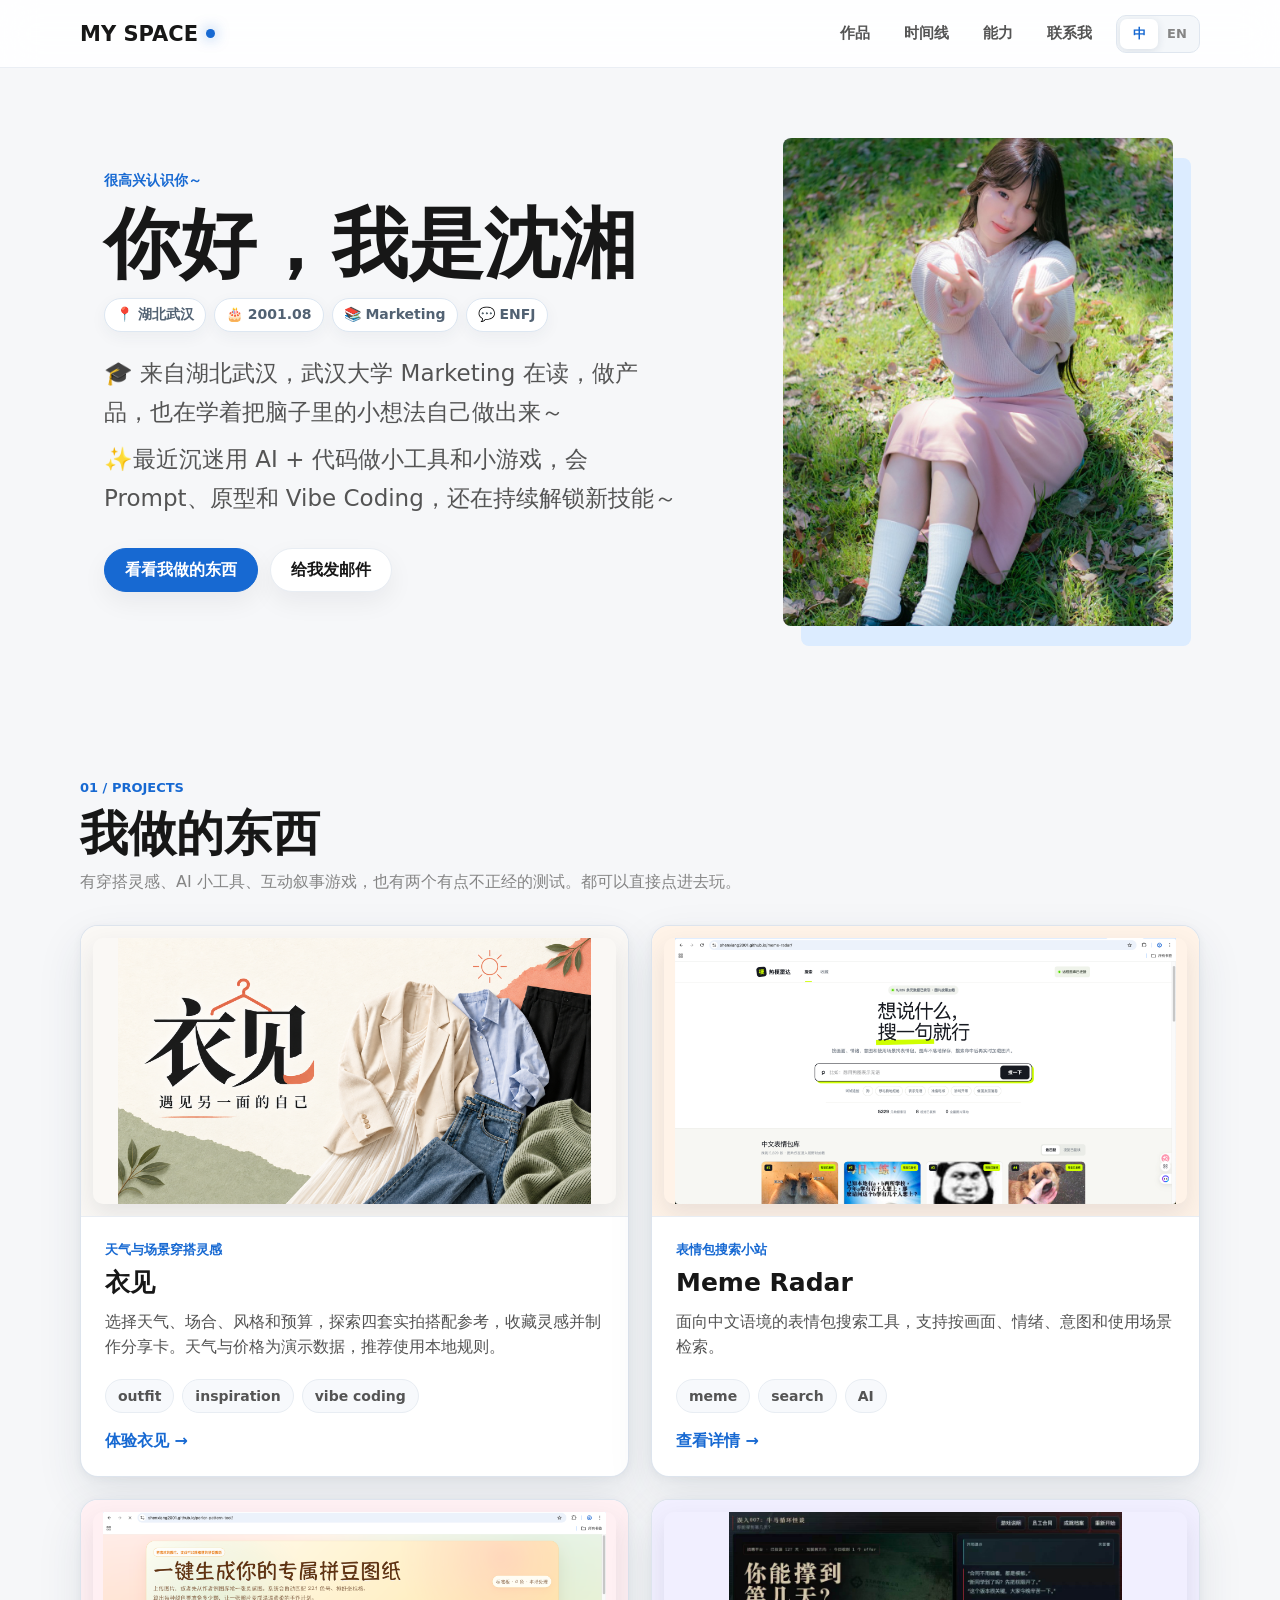
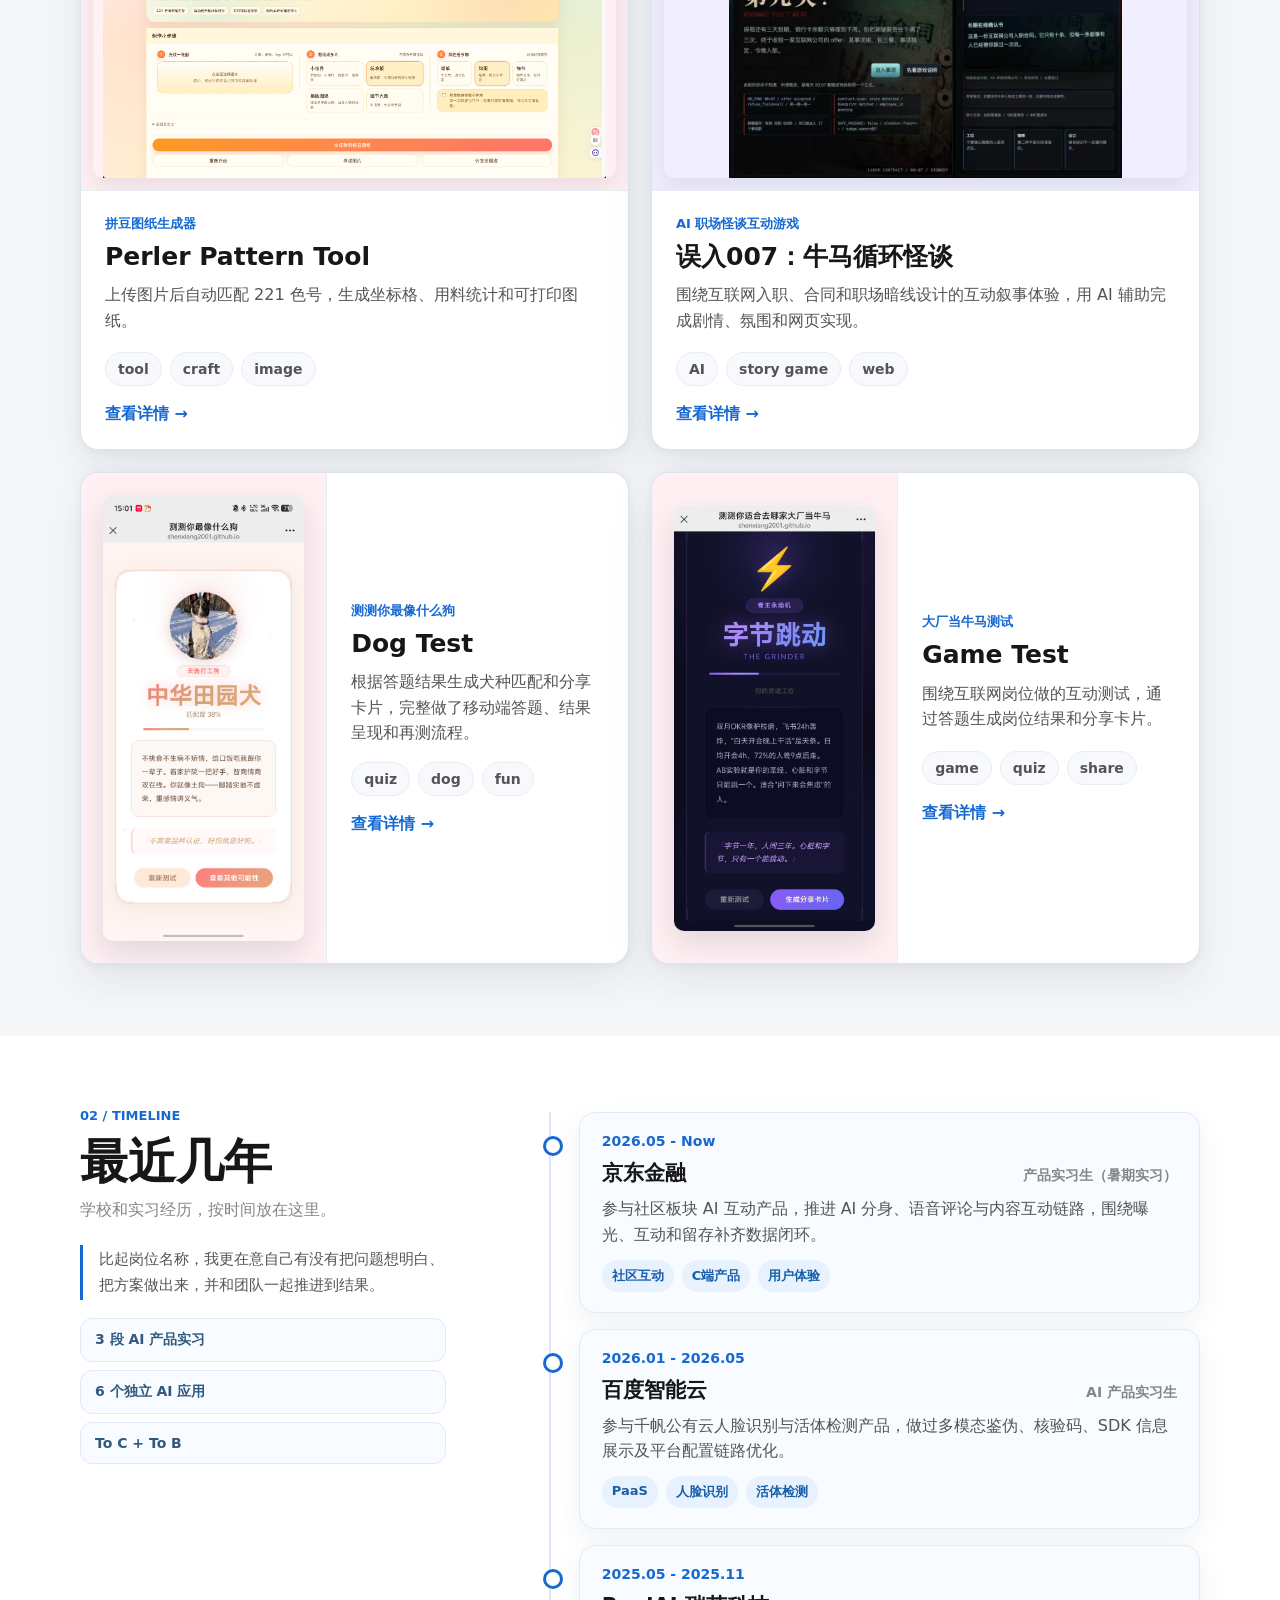
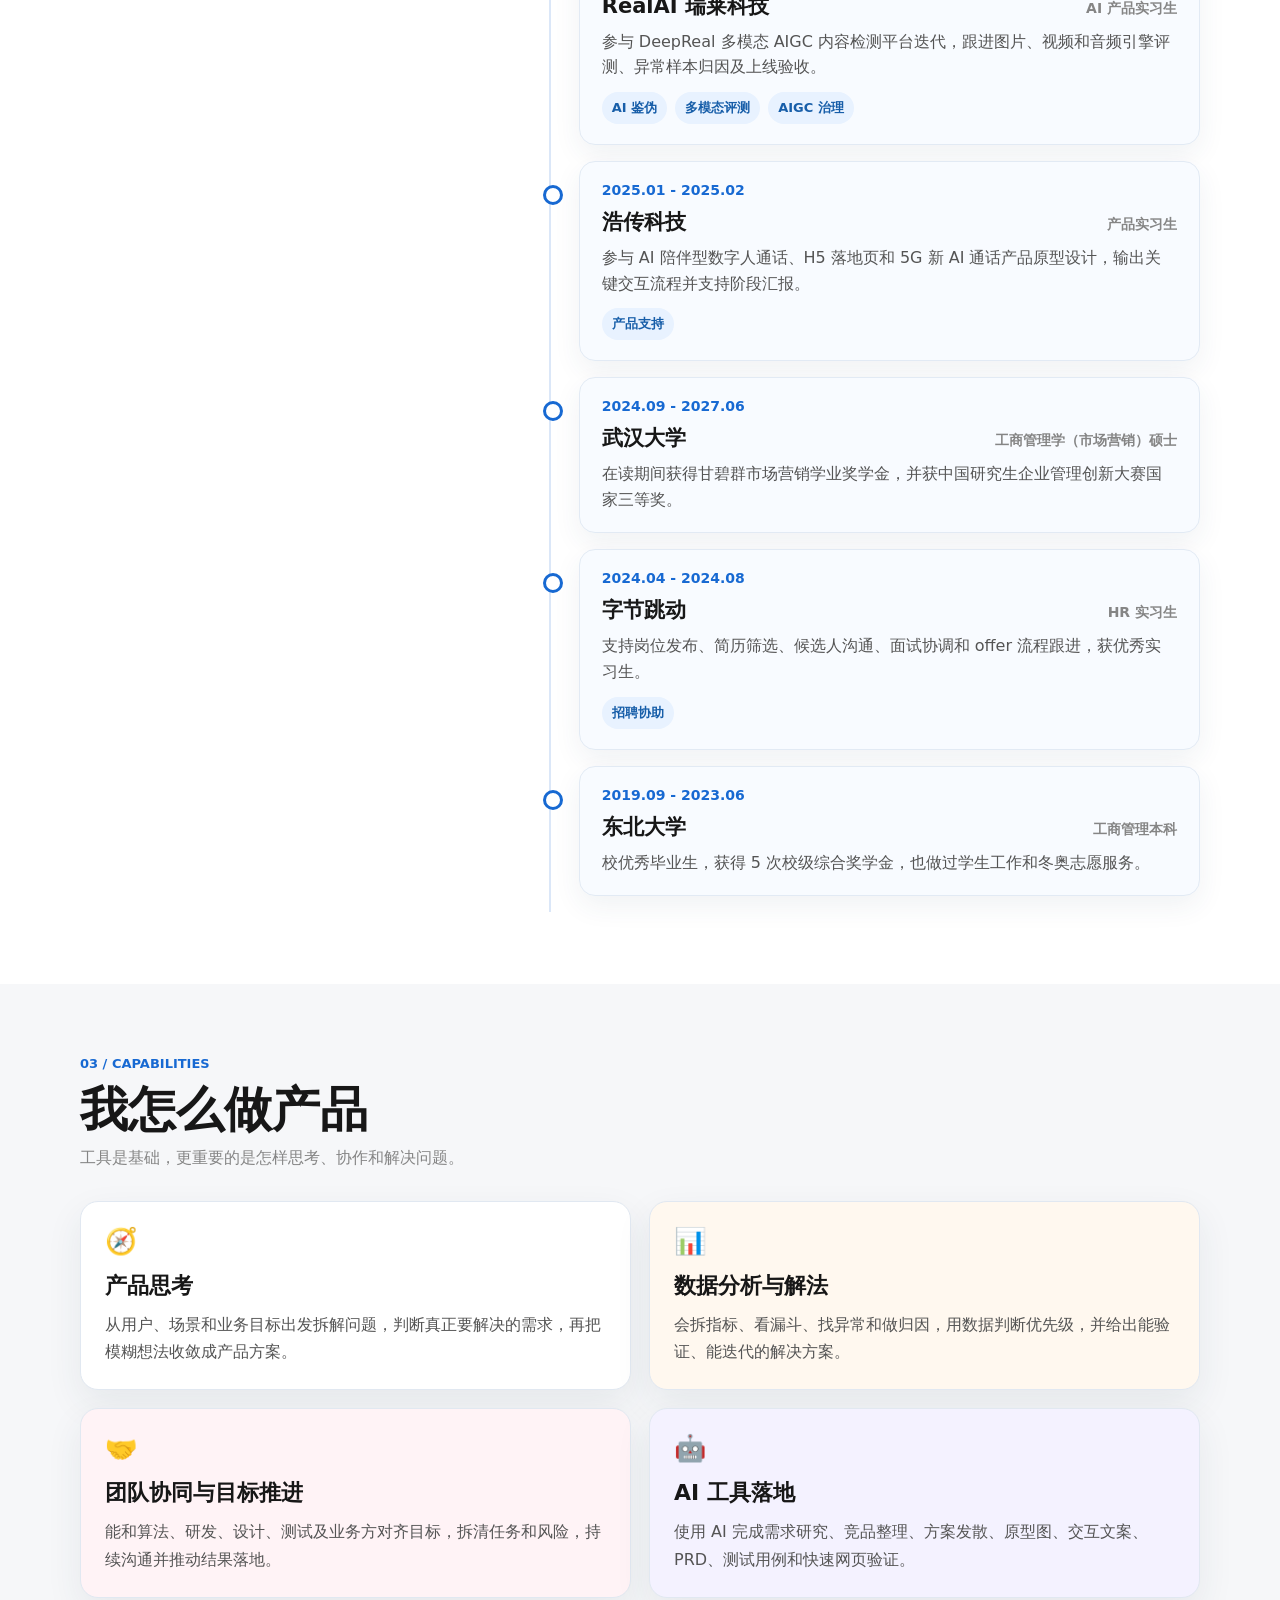
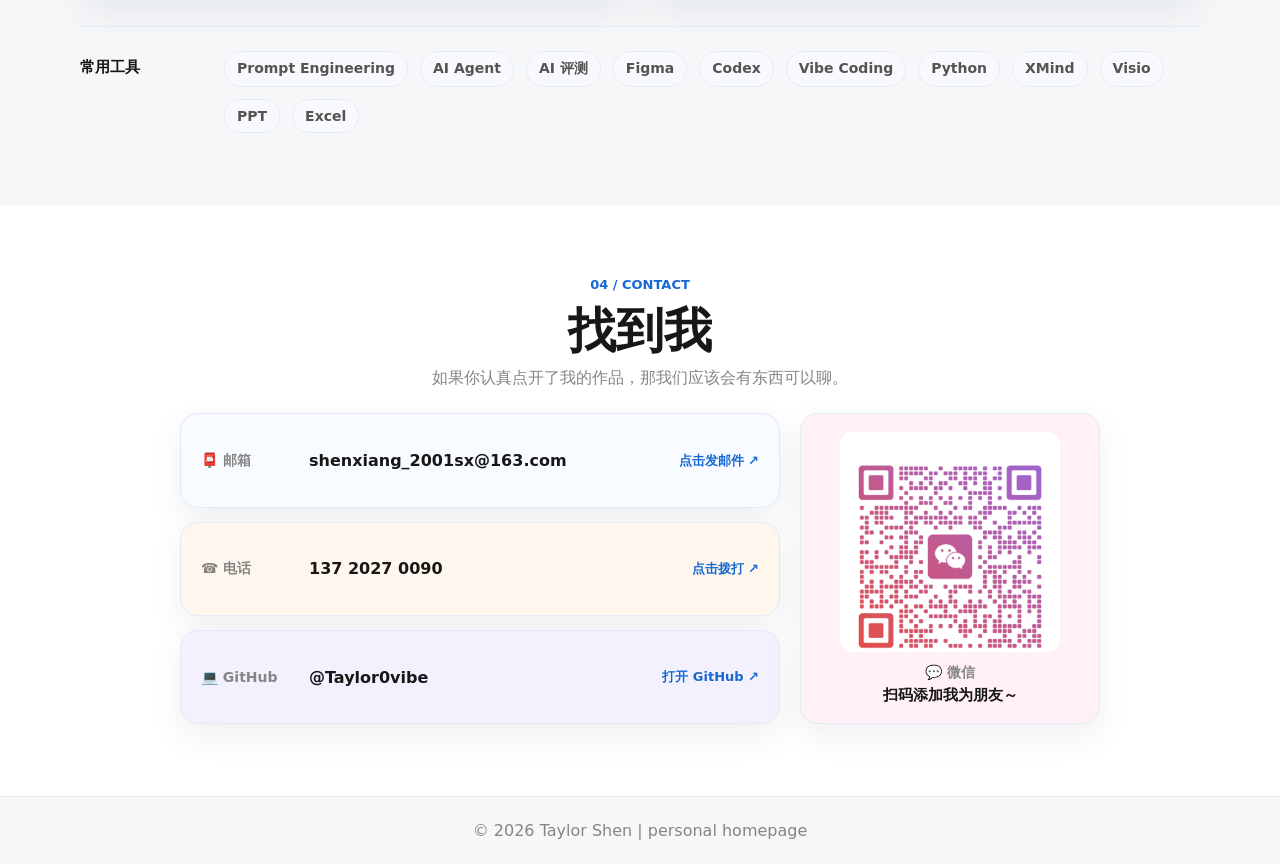
<file: index.html>
<!doctype html>
<html lang="zh-CN">
<head>
  <meta charset="utf-8" />
  <meta name="viewport" content="width=device-width, initial-scale=1" />
  <title>沈湘的个人主页</title>
  <meta name="description" content="沈湘的个人主页，放一些 AI 小实验、小游戏、小工具和最近在做的东西。" />
  <style>
    :root{--ink:#171717;--text:#545454;--muted:#858585;--blue:#1769d2;--bg:#f6f7f9;--card:#fff;--line:#e8edf3}*{box-sizing:border-box}html{scroll-behavior:smooth}body{margin:0;background:var(--bg);color:var(--ink);font-family:ui-sans-serif,system-ui,-apple-system,BlinkMacSystemFont,"Segoe UI","PingFang SC","Microsoft YaHei",sans-serif;letter-spacing:0}a{color:inherit;text-decoration:none}h1,h2,h3,p{margin-top:0}.navWrap{position:sticky;top:0;z-index:10;display:flex;min-height:68px;align-items:center;justify-content:space-between;gap:24px;border-bottom:1px solid rgba(232,237,243,.9);padding:0 max(24px,calc((100vw - 1120px)/2));background:rgba(255,255,255,.88);backdrop-filter:blur(18px)}.brand{display:inline-flex;align-items:center;gap:8px;font-size:21px;font-weight:900}.brand span{width:9px;height:9px;border-radius:50%;background:var(--blue);box-shadow:0 0 14px rgba(23,105,210,.6)}.navWrap nav{display:flex;align-items:center;gap:clamp(16px,3vw,34px)}.navWrap nav a{color:var(--text);font-size:15px;font-weight:750}.hero{display:grid;grid-template-columns:minmax(0,1.1fr) minmax(320px,.75fr);align-items:center;gap:clamp(44px,8vw,108px);max-width:1120px;min-height:640px;margin:0 auto;padding:54px 24px 66px}.heroCopy{max-width:650px}.heroPhoto{width:100%;max-width:390px;margin:0}.heroPhoto img{display:block;width:100%;aspect-ratio:4/5;border-radius:8px;object-fit:cover;box-shadow:18px 20px 0 #dcecff}.eyebrow{margin:0 0 16px;color:var(--blue);font-size:14px;font-weight:850;letter-spacing:0}h1{margin-bottom:24px;font-size:clamp(52px,6vw,76px);font-weight:950;line-height:1}.intro{max-width:630px;margin:0 0 30px;color:var(--text);font-size:clamp(18px,2vw,23px);line-height:1.7}.heroActions,.contactLinks{display:flex;flex-wrap:wrap;justify-content:flex-start;gap:12px}.heroActions a,.contactLinks a{display:inline-flex;min-height:44px;align-items:center;justify-content:center;border:1px solid var(--line);border-radius:999px;padding:0 20px;background:#fff;font-weight:800;box-shadow:0 10px 26px rgba(17,24,39,.06)}.heroActions a:first-child,.contactLinks a:first-child{border-color:var(--blue);background:var(--blue);color:#fff}.section{padding:72px 24px}.sectionTitle{max-width:1120px;margin:0 auto 32px}.sectionTitle h2{margin-bottom:12px;font-size:clamp(34px,4vw,48px);line-height:1.1;font-weight:940}.sectionTitle p{margin-bottom:0;color:var(--muted);font-size:16px}.sectionTitle .sectionIndex{margin-bottom:12px;color:var(--blue);font-size:13px;font-weight:900}.projectGrid{display:grid;grid-template-columns:repeat(2,minmax(0,1fr));gap:22px;max-width:1120px;margin:0 auto}.projectCard{overflow:hidden;border:1px solid var(--line);border-radius:8px;background:var(--card);box-shadow:0 18px 45px rgba(17,24,39,.07);transition:transform 180ms ease,box-shadow 180ms ease}.projectCard:hover{transform:translateY(-3px);box-shadow:0 24px 54px rgba(17,24,39,.1)}.wideCard .projectImage{display:block;aspect-ratio:3500/1864;overflow:hidden;border-bottom:1px solid var(--line);background:#f2f4f7}.projectImage img{display:block;width:100%;height:100%;object-fit:contain}.phoneCard{display:grid;grid-template-columns:minmax(245px,.9fr) minmax(0,1.1fr);min-height:490px}.phoneCard .projectImage{display:flex;min-height:490px;align-items:center;justify-content:center;overflow:hidden;border-right:1px solid var(--line);padding:22px;background:#f1f4f8}.phoneCard .projectImage img{width:auto;max-width:100%;height:auto;max-height:446px;border-radius:6px;box-shadow:0 12px 30px rgba(17,24,39,.12)}.projectBody{padding:22px}.phoneCard .projectBody{align-self:center}.projectBody>p{margin-bottom:9px;color:var(--blue);font-size:13px;font-weight:850}.projectBody h3{margin-bottom:11px;font-size:25px;line-height:1.18}.projectBody>span{display:block;min-height:54px;color:var(--text);font-size:16px;line-height:1.6}.tags{display:flex;flex-wrap:wrap;gap:8px;margin:16px 0 18px}.tags small,.skillGrid span{border:1px solid var(--line);border-radius:999px;padding:8px 12px;background:#f7f9fc;color:var(--text);font-size:14px;font-weight:760}.detailLink{color:var(--blue);font-weight:850}.timeline{background:#fff}.sectionLayout{display:grid;grid-template-columns:minmax(240px,.72fr) minmax(0,1.28fr);gap:clamp(44px,8vw,110px);max-width:1120px;margin:0 auto}.sectionLayout .sectionTitle{margin:0}.timelineList{margin:4px 0 0;border-left:2px solid #dbe7f8}.timelineList article{position:relative;padding:0 0 27px 34px}.timelineList article:last-child{padding-bottom:0}.timelineList article:before{position:absolute;left:-8px;top:3px;width:14px;height:14px;border:3px solid var(--blue);border-radius:50%;background:#fff;content:""}.timelineList time{display:block;margin-bottom:7px;color:var(--blue);font-weight:900}.timelineList p{margin:0;color:var(--text);font-size:17px;line-height:1.6}.skillGrid{display:flex;flex-wrap:wrap;align-content:flex-start;justify-content:flex-start;gap:12px;margin:0}.contact{background:#fff;text-align:center}.contact .sectionTitle{margin-bottom:24px}.contactLinks{justify-content:center}footer{border-top:1px solid var(--line);padding:24px 20px;color:var(--muted);text-align:center}
    @media(max-width:860px){.navWrap{position:static;align-items:flex-start;flex-direction:column;padding-top:16px;padding-bottom:16px}.hero{grid-template-columns:1fr 280px;gap:36px;min-height:560px}.projectGrid,.sectionLayout{grid-template-columns:1fr}.sectionLayout{gap:32px}.phoneCard{grid-template-columns:minmax(245px,.9fr) minmax(0,1.1fr)}}
    @media(max-width:560px){.navWrap nav{width:100%;justify-content:space-between;gap:8px}.navWrap nav a{font-size:13px}.hero{grid-template-columns:1fr;gap:34px;padding-top:44px}.heroPhoto{grid-row:1;max-width:none}.heroPhoto img{aspect-ratio:5/4;object-position:center 27%;box-shadow:10px 10px 0 #dcecff}h1{font-size:46px}.section{padding-top:56px;padding-bottom:56px}.phoneCard{display:block}.phoneCard .projectImage{min-height:0;height:520px;border-right:0;border-bottom:1px solid var(--line)}.phoneCard .projectImage img{max-height:476px}}
  </style>
  <style>
    .intro p{margin:0 0 8px}.intro p:last-child{margin-bottom:0}.projectCard{border:1px solid rgba(218,225,235,.9);border-radius:18px;box-shadow:0 18px 45px rgba(40,55,78,.1),0 2px 8px rgba(40,55,78,.05)}.projectCard:hover{transform:translateY(-5px);box-shadow:0 28px 64px rgba(40,55,78,.15),0 4px 12px rgba(40,55,78,.06)}.wideCard .projectImage{padding:12px;background:#edf6ff}.projectCard:nth-child(2) .projectImage{background:#fff3e8}.projectCard:nth-child(3) .projectImage{background:#fff0f3}.projectCard:nth-child(4) .projectImage{background:#f1efff}.projectImage img{border-radius:10px;box-shadow:0 10px 24px rgba(35,50,72,.1)}.phoneCard .projectImage{background:#fff0f3}.phoneCard .projectImage img{border-radius:10px}.projectBody{padding:24px}.timelineList article{position:relative;margin:0 0 16px 28px;border:1px solid #e2eaf4;border-radius:16px;padding:20px 22px;background:#f8fbff;box-shadow:0 10px 28px rgba(45,66,94,.07)}.timelineList article:last-child{padding-bottom:20px}.timelineList article:before{left:-37px;top:23px}.timelineList time{margin-bottom:10px;font-size:14px}.timelineHead{display:flex;align-items:baseline;justify-content:space-between;gap:16px;margin-bottom:9px}.timelineHead h3{margin:0;font-size:21px}.timelineHead span{color:var(--muted);font-size:14px;font-weight:700;text-align:right}.timelineList p{font-size:16px}.timelineList small{display:inline-flex;border-radius:999px;padding:7px 10px;background:#e8f2ff;color:#175ea9;font-size:13px;font-weight:800}.contactPanel{display:grid;grid-template-columns:minmax(0,1fr) 300px;gap:20px;max-width:920px;margin:0 auto;text-align:left}.contactMethods{display:grid;gap:14px}.contactItem,.wechatCard{border:1px solid #e3eaf3;border-radius:18px;background:#f8fbff;box-shadow:0 12px 32px rgba(45,66,94,.08)}.contactItem{display:flex;min-width:0;align-items:center;justify-content:space-between;gap:18px;padding:18px 20px}.contactItem:nth-child(2){background:#fff7ed}.contactItem:nth-child(3){background:#f4f1ff}.contactItem span,.wechatCard span{color:var(--muted);font-size:14px;font-weight:800}.contactItem strong{overflow-wrap:anywhere;font-size:16px}.wechatCard{display:grid;align-content:center;justify-items:center;padding:18px;background:#fff1f6;text-align:center}.wechatCard img{display:block;width:min(100%,220px);margin-bottom:12px;border-radius:12px}.wechatCard div{display:grid;gap:4px}.wechatCard strong{font-size:15px}@media(max-width:860px){.contactPanel{grid-template-columns:1fr}}@media(max-width:560px){.timelineList article{margin-left:22px;padding:18px}.timelineList article:last-child{padding-bottom:18px}.timelineList article:before{left:-31px}.timelineHead{align-items:flex-start;flex-direction:column;gap:4px}.timelineHead span{text-align:left}.contactItem{align-items:flex-start;flex-direction:column;gap:6px}}
  </style>
  <style>
    .timelineTags{display:flex;flex-wrap:wrap;gap:8px;margin-top:12px}.timelineTags small{margin-top:0}html[lang="en"] h1{font-size:clamp(42px,4.5vw,58px)}.navRight{display:flex;align-items:center;gap:24px}.languageSwitch{display:grid;grid-template-columns:repeat(2,1fr);overflow:hidden;border:1px solid #dfe6ef;border-radius:10px;padding:3px;background:#f4f7fa}.languageSwitch button{min-width:38px;height:30px;border:0;border-radius:7px;background:transparent;color:var(--muted);font:inherit;font-size:13px;font-weight:850;cursor:pointer}.languageSwitch button.active{background:#fff;color:var(--blue);box-shadow:0 2px 8px rgba(32,59,91,.12)}.personalFacts{display:flex;flex-wrap:wrap;gap:8px;margin:-8px 0 22px}.personalFacts span{border:1px solid #dde7f2;border-radius:999px;padding:7px 11px;background:#fff;color:#526273;font-size:14px;font-weight:750;box-shadow:0 5px 16px rgba(39,58,82,.05)}.timelineAside{position:sticky;top:108px;align-self:start}.timelineNote{margin:24px 0 18px;border-left:3px solid var(--blue);padding:2px 0 2px 16px;color:var(--text);font-size:15px;line-height:1.7}.timelineStats{display:grid;gap:8px}.timelineStats span{border:1px solid #e0e9f4;border-radius:12px;padding:12px 14px;background:#f8fbff;color:#31597f;font-size:14px;font-weight:850}.skillsInner{max-width:1120px;margin:0 auto}.skillsInner>.sectionTitle{margin-left:0}.capabilityGrid{display:grid;grid-template-columns:repeat(2,minmax(0,1fr));gap:18px}.capabilityGrid article{border:1px solid #e1e8f1;border-radius:18px;padding:24px;background:#fff;box-shadow:0 14px 36px rgba(41,59,82,.08)}.capabilityGrid article:nth-child(2){background:#fff8ef}.capabilityGrid article:nth-child(3){background:#fff3f6}.capabilityGrid article:nth-child(4){background:#f4f2ff}.capabilityIcon{display:block;margin-bottom:15px;font-size:26px}.capabilityGrid h3{margin-bottom:10px;font-size:22px}.capabilityGrid p{margin:0;color:var(--text);font-size:16px;line-height:1.7}.toolRow{display:grid;grid-template-columns:120px minmax(0,1fr);align-items:start;gap:24px;margin-top:28px;border-top:1px solid var(--line);padding-top:24px}.toolRow>strong{padding-top:7px;font-size:15px}.contactItem{display:grid;grid-template-columns:90px minmax(0,1fr) auto;transition:transform 160ms ease,box-shadow 160ms ease,border-color 160ms ease}.contactItem:hover{transform:translateY(-2px);border-color:#b9cde4;box-shadow:0 18px 38px rgba(45,66,94,.14)}.contactItem em{color:var(--blue);font-size:13px;font-style:normal;font-weight:850;white-space:nowrap;transition:transform 160ms ease}.contactItem:hover em{transform:translateX(3px)}@media(max-width:860px){.navWrap{position:relative}.navRight{width:100%}.languageSwitch{position:absolute;top:13px;right:20px}.timelineAside{position:static}.timelineStats{grid-template-columns:repeat(3,minmax(0,1fr))}}@media(max-width:560px){.navRight{display:block}.timelineStats,.capabilityGrid{grid-template-columns:1fr}.toolRow{grid-template-columns:1fr;gap:10px}.contactItem{grid-template-columns:1fr}.contactItem em{margin-top:5px}}
  </style>
</head>
<body>
  <main>
    <header class="navWrap"><a class="brand" href="#top">MY SPACE <span></span></a><div class="navRight"><nav aria-label="主导航"><a href="#projects" data-zh="作品" data-en="Projects">作品</a><a href="#timeline" data-zh="时间线" data-en="Timeline">时间线</a><a href="#skills" data-zh="能力" data-en="Capabilities">能力</a><a href="#contact" data-zh="联系我" data-en="Contact">联系我</a></nav><div class="languageSwitch" aria-label="Language"><button data-lang="zh" class="active" aria-pressed="true">中</button><button data-lang="en" aria-pressed="false">EN</button></div></div></header>
    <section class="hero" id="top"><div class="heroCopy"><p class="eyebrow" data-zh="很高兴认识你～" data-en="HELLO, NICE TO MEET YOU">很高兴认识你～</p><h1 data-zh="你好，我是沈湘" data-en="Hi, I'm Taylor">你好，我是沈湘</h1><div class="personalFacts"><span data-zh="📍 湖北武汉" data-en="📍 Wuhan, Hubei">📍 湖北武汉</span><span data-zh="🎂 2001.08" data-en="🎂 Aug 2001">🎂 2001.08</span><span>📚 Marketing</span><span>💬 ENFJ</span></div><div class="intro"><p data-zh="🎓 来自湖北武汉，武汉大学 Marketing 在读，做产品，也在学着把脑子里的小想法自己做出来～" data-en="🎓 Born and raised in Wuhan, Hubei. I study Marketing at Wuhan University and enjoy turning ideas into real products.">🎓 来自湖北武汉，武汉大学 Marketing 在读，做产品，也在学着把脑子里的小想法自己做出来～</p><p data-zh="✨最近沉迷用 AI + 代码做小工具和小游戏，会 Prompt、原型和 Vibe Coding，还在持续解锁新技能～" data-en="✨ Lately I have been building small AI tools and playful web experiences with prompts, prototypes and vibe coding, and I am always adding something new to the toolkit.">✨最近沉迷用 AI + 代码做小工具和小游戏，会 Prompt、原型和 Vibe Coding，还在持续解锁新技能～</p></div><div class="heroActions"><a href="#projects" data-zh="看看我做的东西" data-en="See my projects">看看我做的东西</a><a href="mailto:shenxiang_2001sx@163.com" data-zh="给我发邮件" data-en="Email me">给我发邮件</a></div></div><figure class="heroPhoto"><img src="life-photo.jpg" alt="Taylor Shen"></figure></section>
    <section class="section projects" id="projects"><div class="sectionTitle"><p class="sectionIndex">01 / PROJECTS</p><h2 data-zh="我做的东西" data-en="Things I've made">我做的东西</h2><p data-zh="有穿搭灵感、AI 小工具、互动叙事游戏，也有两个有点不正经的测试。都可以直接点进去玩。" data-en="Outfit inspiration, AI tools, an interactive narrative game, and two slightly unserious quizzes. Every one is live and ready to try.">有穿搭灵感、AI 小工具、互动叙事游戏，也有两个有点不正经的测试。都可以直接点进去玩。</p></div><div class="projectGrid">
      <article class="projectCard wideCard"><a class="projectImage" href="yijian/" target="_blank" rel="noreferrer" style="background:#faf8f5"><img src="assets/yijian-cover.png" alt="衣见 · 遇见另一面的自己" loading="lazy"></a><div class="projectBody"><p data-zh="天气与场景穿搭灵感" data-en="Outfit inspiration for your day">天气与场景穿搭灵感</p><h3 data-zh="衣见" data-en="Yijian">衣见</h3><span data-zh="选择天气、场合、风格和预算，探索四套实拍搭配参考，收藏灵感并制作分享卡。天气与价格为演示数据，推荐使用本地规则。" data-en="Choose weather, occasion, style and budget to explore four photographed outfit ideas, save inspiration and create share cards. Weather and prices are demo data; recommendations use local rules.">选择天气、场合、风格和预算，探索四套实拍搭配参考，收藏灵感并制作分享卡。天气与价格为演示数据，推荐使用本地规则。</span><div class="tags"><small>outfit</small><small>inspiration</small><small>vibe coding</small></div><a class="detailLink" href="yijian/" target="_blank" rel="noreferrer" data-zh="体验衣见 →" data-en="Try Yijian →">体验衣见 →</a></div></article>
      <article class="projectCard wideCard"><a class="projectImage" href="https://taylor0vibe.github.io/meme-radar/" target="_blank" rel="noreferrer"><img src="assets/meme-radar.png" alt="Meme Radar screenshot"></a><div class="projectBody"><p data-zh="表情包搜索小站" data-en="Chinese meme search">表情包搜索小站</p><h3>Meme Radar</h3><span data-zh="面向中文语境的表情包搜索工具，支持按画面、情绪、意图和使用场景检索。" data-en="A Chinese-context meme search tool that retrieves images by scene, emotion, intent and use case.">面向中文语境的表情包搜索工具，支持按画面、情绪、意图和使用场景检索。</span><div class="tags"><small>meme</small><small>search</small><small>AI</small></div><a class="detailLink" href="https://taylor0vibe.github.io/meme-radar/" target="_blank" rel="noreferrer" data-zh="查看详情 →" data-en="View project →">查看详情 →</a></div></article>
      <article class="projectCard wideCard"><a class="projectImage" href="https://taylor0vibe.github.io/perler-pattern-tool/" target="_blank" rel="noreferrer"><img src="assets/perler-pattern-tool.png" alt="Perler Pattern Tool screenshot"></a><div class="projectBody"><p data-zh="拼豆图纸生成器" data-en="Perler pattern generator">拼豆图纸生成器</p><h3>Perler Pattern Tool</h3><span data-zh="上传图片后自动匹配 221 色号，生成坐标格、用料统计和可打印图纸。" data-en="Uploads an image, matches it to 221 bead colors, and produces a grid, material count and printable pattern.">上传图片后自动匹配 221 色号，生成坐标格、用料统计和可打印图纸。</span><div class="tags"><small>tool</small><small>craft</small><small>image</small></div><a class="detailLink" href="https://taylor0vibe.github.io/perler-pattern-tool/" target="_blank" rel="noreferrer" data-zh="查看详情 →" data-en="View project →">查看详情 →</a></div></article>
      <article class="projectCard wideCard"><a class="projectImage" href="https://taylor0vibe.github.io/night-shift-loop-xq7m" target="_blank" rel="noreferrer"><img src="assets/night-shift-loop.jpg" alt="Night Shift Loop screenshot"></a><div class="projectBody"><p data-zh="AI 职场怪谈互动游戏" data-en="AI workplace mystery game">AI 职场怪谈互动游戏</p><h3>误入007：牛马循环怪谈</h3><span data-zh="围绕互联网入职、合同和职场暗线设计的互动叙事体验，用 AI 辅助完成剧情、氛围和网页实现。" data-en="An interactive workplace mystery about onboarding, contracts and hidden office loops, built with AI-assisted story, atmosphere and web production.">围绕互联网入职、合同和职场暗线设计的互动叙事体验，用 AI 辅助完成剧情、氛围和网页实现。</span><div class="tags"><small>AI</small><small>story game</small><small>web</small></div><a class="detailLink" href="https://taylor0vibe.github.io/night-shift-loop-xq7m" target="_blank" rel="noreferrer" data-zh="查看详情 →" data-en="View project →">查看详情 →</a></div></article>
      <article class="projectCard phoneCard"><a class="projectImage" href="https://taylor0vibe.github.io/dog-test/" target="_blank" rel="noreferrer"><img src="assets/dog-test.jpg" alt="Dog Test screenshot"></a><div class="projectBody"><p data-zh="测测你最像什么狗" data-en="Which dog are you?">测测你最像什么狗</p><h3>Dog Test</h3><span data-zh="根据答题结果生成犬种匹配和分享卡片，完整做了移动端答题、结果呈现和再测流程。" data-en="A mobile quiz that turns answers into a dog-breed match, result story and shareable card.">根据答题结果生成犬种匹配和分享卡片，完整做了移动端答题、结果呈现和再测流程。</span><div class="tags"><small>quiz</small><small>dog</small><small>fun</small></div><a class="detailLink" href="https://taylor0vibe.github.io/dog-test/" target="_blank" rel="noreferrer" data-zh="查看详情 →" data-en="View project →">查看详情 →</a></div></article>
      <article class="projectCard phoneCard"><a class="projectImage" href="https://taylor0vibe.github.io/game-test/" target="_blank" rel="noreferrer"><img src="assets/game-test.jpg" alt="Game Test screenshot"></a><div class="projectBody"><p data-zh="大厂当牛马测试" data-en="Big Tech role quiz">大厂当牛马测试</p><h3>Game Test</h3><span data-zh="围绕互联网岗位做的互动测试，通过答题生成岗位结果和分享卡片。" data-en="An interactive quiz about internet-industry roles, with generated results and share cards.">围绕互联网岗位做的互动测试，通过答题生成岗位结果和分享卡片。</span><div class="tags"><small>game</small><small>quiz</small><small>share</small></div><a class="detailLink" href="https://taylor0vibe.github.io/game-test/" target="_blank" rel="noreferrer" data-zh="查看详情 →" data-en="View project →">查看详情 →</a></div></article>
    </div></section>
    <section class="section timeline" id="timeline"><div class="sectionLayout timelineLayout"><aside class="timelineAside"><div class="sectionTitle"><p class="sectionIndex">02 / TIMELINE</p><h2 data-zh="最近几年" data-en="The recent years">最近几年</h2><p data-zh="学校和实习经历，按时间放在这里。" data-en="A timeline of study, work and learning by making.">学校和实习经历，按时间放在这里。</p></div><p class="timelineNote" data-zh="比起岗位名称，我更在意自己有没有把问题想明白、把方案做出来，并和团队一起推进到结果。" data-en="Job titles matter less to me than understanding the problem, shaping a useful solution and helping the team carry it through to a result.">比起岗位名称，我更在意自己有没有把问题想明白、把方案做出来，并和团队一起推进到结果。</p><div class="timelineStats"><span data-zh="3 段 AI 产品实习" data-en="3 AI product internships">3 段 AI 产品实习</span><span data-zh="6 个独立 AI 应用" data-en="6 independent AI apps">6 个独立 AI 应用</span><span data-zh="To C + To B" data-en="B2C + B2B">To C + To B</span></div></aside><div class="timelineList">
      <article><time>2026.05 - Now</time><div class="timelineHead"><h3 data-zh="京东金融" data-en="JD Finance">京东金融</h3><span data-zh="产品实习生（暑期实习）" data-en="Product Intern">产品实习生（暑期实习）</span></div><p data-zh="参与社区板块 AI 互动产品，推进 AI 分身、语音评论与内容互动链路，围绕曝光、互动和留存补齐数据闭环。" data-en="Worked on AI-powered community interactions, including AI personas, voice comments and engagement flows, with an exposure-to-retention data loop.">参与社区板块 AI 互动产品，推进 AI 分身、语音评论与内容互动链路，围绕曝光、互动和留存补齐数据闭环。</p><div class="timelineTags"><small data-zh="社区互动" data-en="Community Engagement">社区互动</small><small data-zh="C端产品" data-en="Consumer Product">C端产品</small><small data-zh="用户体验" data-en="User Experience">用户体验</small></div></article>
      <article><time>2026.01 - 2026.05</time><div class="timelineHead"><h3 data-zh="百度智能云" data-en="Baidu AI Cloud">百度智能云</h3><span data-zh="AI 产品实习生" data-en="AI Product Intern">AI 产品实习生</span></div><p data-zh="参与千帆公有云人脸识别与活体检测产品，做过多模态鉴伪、核验码、SDK 信息展示及平台配置链路优化。" data-en="Worked on face recognition and liveness detection products, covering multimodal anti-spoofing, verification codes, SDK information and platform configuration.">参与千帆公有云人脸识别与活体检测产品，做过多模态鉴伪、核验码、SDK 信息展示及平台配置链路优化。</p><div class="timelineTags"><small data-zh="PaaS" data-en="PaaS">PaaS</small><small data-zh="人脸识别" data-en="Face Recognition">人脸识别</small><small data-zh="活体检测" data-en="Liveness Detection">活体检测</small></div></article>
      <article><time>2025.05 - 2025.11</time><div class="timelineHead"><h3 data-zh="RealAI 瑞莱科技" data-en="RealAI">RealAI 瑞莱科技</h3><span data-zh="AI 产品实习生" data-en="AI Product Intern">AI 产品实习生</span></div><p data-zh="参与 DeepReal 多模态 AIGC 内容检测平台迭代，跟进图片、视频和音频引擎评测、异常样本归因及上线验收。" data-en="Iterated DeepReal, a multimodal AIGC detection platform, and supported image, video and audio evaluation, failure analysis and release acceptance.">参与 DeepReal 多模态 AIGC 内容检测平台迭代，跟进图片、视频和音频引擎评测、异常样本归因及上线验收。</p><div class="timelineTags"><small data-zh="AI 鉴伪" data-en="AI Authentication">AI 鉴伪</small><small data-zh="多模态评测" data-en="Multimodal Evaluation">多模态评测</small><small data-zh="AIGC 治理" data-en="AIGC Governance">AIGC 治理</small></div></article>
      <article><time>2025.01 - 2025.02</time><div class="timelineHead"><h3 data-zh="浩传科技" data-en="Haochuan Technology">浩传科技</h3><span data-zh="产品实习生" data-en="Product Intern">产品实习生</span></div><p data-zh="参与 AI 陪伴型数字人通话、H5 落地页和 5G 新 AI 通话产品原型设计，输出关键交互流程并支持阶段汇报。" data-en="Designed product prototypes and interaction flows for AI companion calls, H5 landing pages and 5G AI calling experiences.">参与 AI 陪伴型数字人通话、H5 落地页和 5G 新 AI 通话产品原型设计，输出关键交互流程并支持阶段汇报。</p><div class="timelineTags"><small data-zh="产品支持" data-en="Product Support">产品支持</small></div></article>
      <article><time>2024.09 - 2027.06</time><div class="timelineHead"><h3 data-zh="武汉大学" data-en="Wuhan University">武汉大学</h3><span data-zh="工商管理学（市场营销）硕士" data-en="MSc, Marketing">工商管理学（市场营销）硕士</span></div><p data-zh="在读期间获得甘碧群市场营销学业奖学金，并获中国研究生企业管理创新大赛国家三等奖。" data-en="Received the Gan Biqun Marketing Scholarship and a national third prize in the China Graduate Business Management Innovation Competition.">在读期间获得甘碧群市场营销学业奖学金，并获中国研究生企业管理创新大赛国家三等奖。</p></article>
      <article><time>2024.04 - 2024.08</time><div class="timelineHead"><h3 data-zh="字节跳动" data-en="ByteDance">字节跳动</h3><span data-zh="HR 实习生" data-en="HR Intern">HR 实习生</span></div><p data-zh="支持岗位发布、简历筛选、候选人沟通、面试协调和 offer 流程跟进，获优秀实习生。" data-en="Supported job posting, resume screening, candidate communication, interview coordination and offer follow-up; recognized as an outstanding intern.">支持岗位发布、简历筛选、候选人沟通、面试协调和 offer 流程跟进，获优秀实习生。</p><div class="timelineTags"><small data-zh="招聘协助" data-en="Recruiting Support">招聘协助</small></div></article>
      <article><time>2019.09 - 2023.06</time><div class="timelineHead"><h3 data-zh="东北大学" data-en="Northeastern University, China">东北大学</h3><span data-zh="工商管理本科" data-en="BBA, Business Administration">工商管理本科</span></div><p data-zh="校优秀毕业生，获得 5 次校级综合奖学金，也做过学生工作和冬奥志愿服务。" data-en="Outstanding graduate and five-time university scholarship recipient, with student leadership and Beijing 2022 volunteer experience.">校优秀毕业生，获得 5 次校级综合奖学金，也做过学生工作和冬奥志愿服务。</p></article>
    </div></div></section>
    <section class="section skills" id="skills"><div class="skillsInner"><div class="sectionTitle"><p class="sectionIndex">03 / CAPABILITIES</p><h2 data-zh="我怎么做产品" data-en="How I build products">我怎么做产品</h2><p data-zh="工具是基础，更重要的是怎样思考、协作和解决问题。" data-en="Tools are only the baseline. What matters is how I think, collaborate and solve problems.">工具是基础，更重要的是怎样思考、协作和解决问题。</p></div><div class="capabilityGrid">
      <article><span class="capabilityIcon">🧭</span><h3 data-zh="产品思考" data-en="Product thinking">产品思考</h3><p data-zh="从用户、场景和业务目标出发拆解问题，判断真正要解决的需求，再把模糊想法收敛成产品方案。" data-en="Frame problems through users, scenarios and business goals, then turn ambiguous ideas into focused product solutions.">从用户、场景和业务目标出发拆解问题，判断真正要解决的需求，再把模糊想法收敛成产品方案。</p></article>
      <article><span class="capabilityIcon">📊</span><h3 data-zh="数据分析与解法" data-en="Data and solutions">数据分析与解法</h3><p data-zh="会拆指标、看漏斗、找异常和做归因，用数据判断优先级，并给出能验证、能迭代的解决方案。" data-en="Break down metrics, inspect funnels, diagnose anomalies and use evidence to prioritize testable, iterative solutions.">会拆指标、看漏斗、找异常和做归因，用数据判断优先级，并给出能验证、能迭代的解决方案。</p></article>
      <article><span class="capabilityIcon">🤝</span><h3 data-zh="团队协同与目标推进" data-en="Collaboration and delivery">团队协同与目标推进</h3><p data-zh="能和算法、研发、设计、测试及业务方对齐目标，拆清任务和风险，持续沟通并推动结果落地。" data-en="Align goals across algorithm, engineering, design, QA and business teams, clarify risks and keep delivery moving.">能和算法、研发、设计、测试及业务方对齐目标，拆清任务和风险，持续沟通并推动结果落地。</p></article>
      <article><span class="capabilityIcon">🤖</span><h3 data-zh="AI 工具落地" data-en="Applied AI tooling">AI 工具落地</h3><p data-zh="使用 AI 完成需求研究、竞品整理、方案发散、原型图、交互文案、PRD、测试用例和快速网页验证。" data-en="Use AI for research, competitive analysis, solution ideation, prototypes, UX copy, PRDs, test cases and rapid web validation.">使用 AI 完成需求研究、竞品整理、方案发散、原型图、交互文案、PRD、测试用例和快速网页验证。</p></article>
    </div><div class="toolRow"><strong data-zh="常用工具" data-en="Tools I use">常用工具</strong><div class="skillGrid"><span>Prompt Engineering</span><span>AI Agent</span><span>AI 评测</span><span>Figma</span><span>Codex</span><span>Vibe Coding</span><span>Python</span><span>XMind</span><span>Visio</span><span>PPT</span><span>Excel</span></div></div></div></section>
    <section class="section contact" id="contact"><div class="sectionTitle"><p class="sectionIndex">04 / CONTACT</p><h2 data-zh="找到我" data-en="Find me">找到我</h2><p data-zh="如果你认真点开了我的作品，那我们应该会有东西可以聊。" data-en="If you took the time to explore my work, we will probably have something to talk about.">如果你认真点开了我的作品，那我们应该会有东西可以聊。</p></div><div class="contactPanel"><div class="contactMethods"><a class="contactItem" href="mailto:shenxiang_2001sx@163.com"><span data-zh="📮 邮箱" data-en="📮 Email">📮 邮箱</span><strong>shenxiang_2001sx@163.com</strong><em data-zh="点击发邮件 ↗" data-en="Send an email ↗">点击发邮件 ↗</em></a><a class="contactItem" href="tel:13720270090"><span data-zh="☎️ 电话" data-en="☎️ Phone">☎️ 电话</span><strong>137 2027 0090</strong><em data-zh="点击拨打 ↗" data-en="Call me ↗">点击拨打 ↗</em></a><a class="contactItem" href="https://github.com/Taylor0vibe" target="_blank" rel="noreferrer"><span>💻 GitHub</span><strong>@Taylor0vibe</strong><em data-zh="打开 GitHub ↗" data-en="Open GitHub ↗">打开 GitHub ↗</em></a></div><div class="wechatCard"><img src="wechat-qr.png" alt="Shen Xiang WeChat QR code"><div><span data-zh="💬 微信" data-en="💬 WeChat">💬 微信</span><strong data-zh="扫码添加我为朋友～" data-en="Scan to add me">扫码添加我为朋友～</strong></div></div></div></section>
    <footer>© 2026 Taylor Shen | personal homepage</footer>
  </main>
  <script>
    (() => {
      const buttons = Array.from(document.querySelectorAll('[data-lang]'));
      const translatable = Array.from(document.querySelectorAll('[data-zh][data-en]'));
      function setLanguage(lang) {
        const next = lang === 'en' ? 'en' : 'zh';
        document.documentElement.lang = next === 'zh' ? 'zh-CN' : 'en';
        translatable.forEach((el) => { el.textContent = el.dataset[next]; });
        buttons.forEach((button) => {
          const active = button.dataset.lang === next;
          button.classList.toggle('active', active);
          button.setAttribute('aria-pressed', String(active));
        });
        localStorage.setItem('homepage-language', next);
      }
      buttons.forEach((button) => button.addEventListener('click', () => setLanguage(button.dataset.lang)));
      setLanguage(localStorage.getItem('homepage-language') || 'zh');
    })();
  </script>
</body>
</html>
</file>
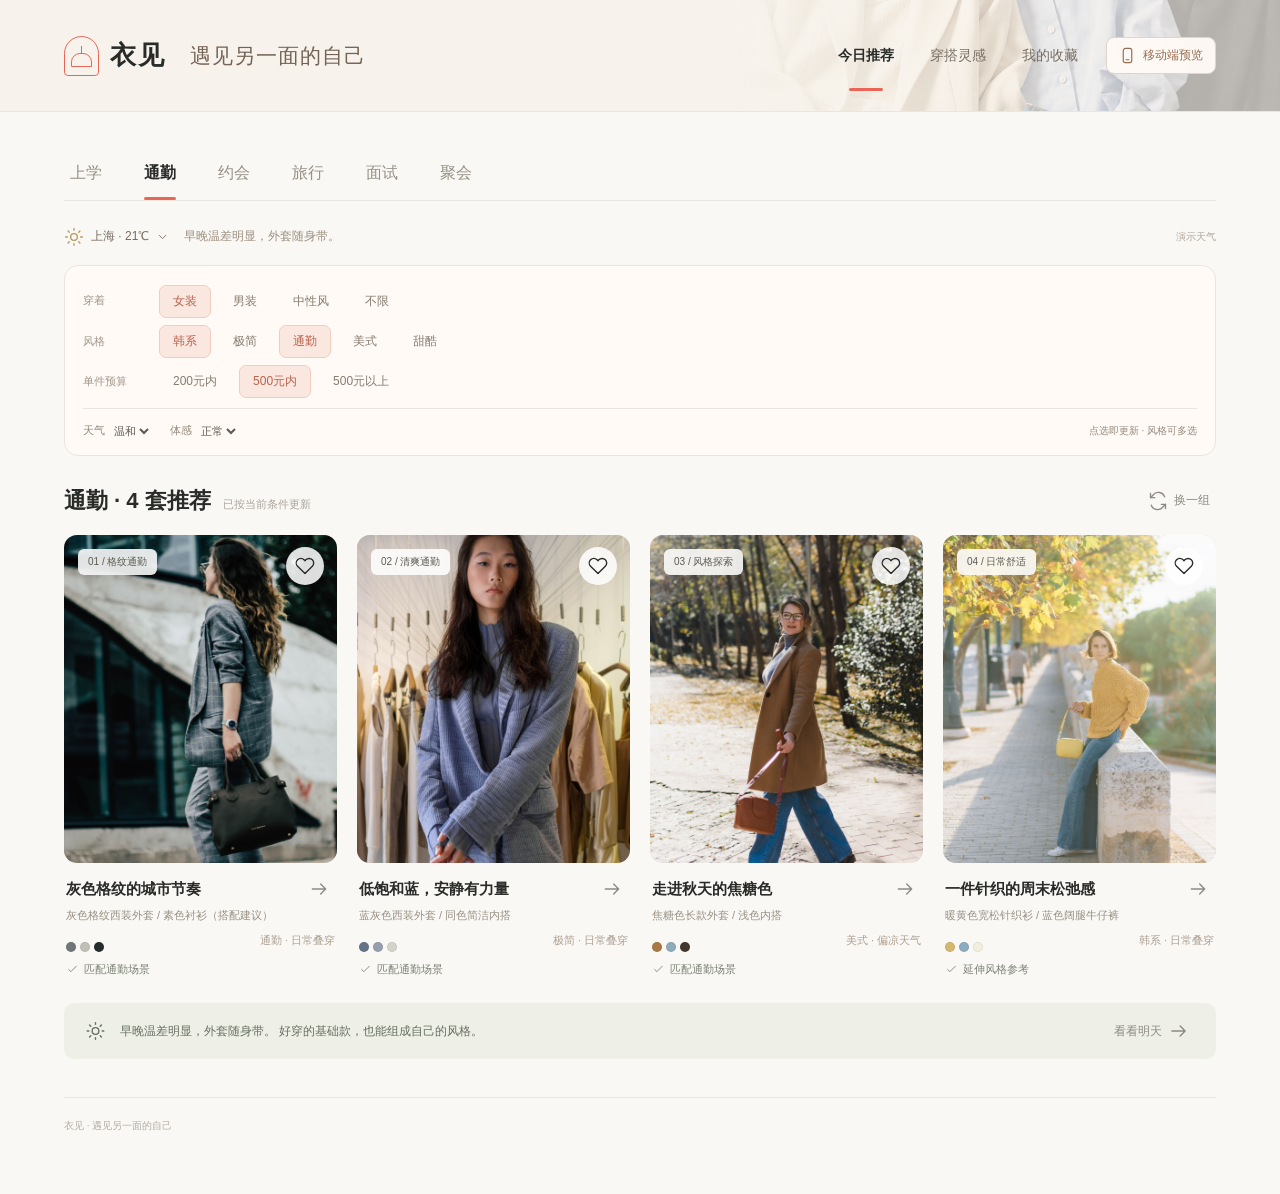
<file: yijian/index.html>
<!doctype html>
<html lang="zh-CN"><head><meta charset="utf-8"><meta name="viewport" content="width=device-width,initial-scale=1"><meta name="theme-color" content="#faf8f5"><title>衣见 · 遇见另一面的自己</title><link rel="stylesheet" href="style.css"></head><body>
<header class="header"><div class="header-art" aria-hidden="true"><img src="assets/cover-v4.png" width="1672" height="941" alt=""></div><a href="#today" class="brand" aria-label="衣见首页"><span class="brand-symbol" aria-hidden="true"></span><span>衣见</span></a><p class="header-slogan">遇见另一面的自己</p><nav aria-label="主导航"><button data-page="today" class="active">今日推荐</button><button data-page="inspire">穿搭灵感</button><button data-page="mine">我的收藏</button></nav><div class="header-tools"><button id="device-toggle" class="device-toggle" aria-label="切换到移动端预览"><svg class="ico" viewBox="0 0 24 24" aria-hidden="true"><rect x="6" y="2" width="12" height="20" rx="3"/><path d="M10 18h4"/></svg><span>移动端预览</span></button></div></header>
<main id="main"></main>
<nav class="mobile-nav" aria-label="底部导航"><button data-page="today"><i data-icon="sun"></i><span>今日</span></button><button data-page="inspire"><i data-icon="grid"></i><span>灵感</span></button><button data-page="mine"><i data-icon="heart"></i><span>我的</span></button></nav>
<dialog id="modal"><div id="modal-content"></div></dialog><div id="toast" role="status" aria-live="polite"></div>
<script src="assets/sources.js"></script><script src="app.js"></script></body></html>
</file>
<file: yijian/style.css>
:root{--ink:#292b29;--muted:#8d8b86;--paper:#faf8f5;--red:#e96656;--line:#e9e5df;--green:#657965}*{box-sizing:border-box}body{margin:0;background:var(--paper);color:var(--ink);font:14px/1.6 -apple-system,BlinkMacSystemFont,"Segoe UI","Microsoft YaHei",sans-serif}button,input,select,textarea{font:inherit}button{cursor:pointer;border:0;background:none;color:inherit}a{color:inherit;text-decoration:none}button,a,input,summary{touch-action:manipulation}button:focus-visible,a:focus-visible,input:focus-visible,select:focus-visible{outline:3px solid #e9a499;outline-offset:4px}button:disabled{opacity:.45;cursor:default}svg.ico{width:20px;height:20px;stroke:currentColor;stroke-width:1.65;fill:none;stroke-linecap:round;stroke-linejoin:round;vertical-align:middle;flex-shrink:0}.header{height:92px;display:flex;align-items:center;justify-content:space-between;margin:0 auto;padding:0 5%;border-bottom:1px solid var(--line);background:#faf8f5f5;position:sticky;top:0;z-index:10}.brand{display:flex;align-items:center;gap:12px;font-size:21px;letter-spacing:2px;font-weight:700}.brand small{display:block;font-size:8px;font-weight:400;letter-spacing:2px;margin-top:2px;color:#9b968d}.brand-symbol{width:35px;height:40px;border:1.5px solid #e96656;border-radius:18px 18px 4px 4px;position:relative}.brand-symbol:before{content:'';position:absolute;width:19px;height:12px;border:1.5px solid #e96656;border-radius:9px 9px 0 0;left:6px;top:16px}.brand-symbol:after{content:'';position:absolute;height:8px;border-left:1.5px solid #e96656;left:16px;top:9px}.header nav{display:flex;gap:36px;height:100%;align-items:center}.header nav button{height:100%;padding:0 4px;color:#89867e;position:relative}.header nav button.active{color:#2b2c29;font-weight:600}.header nav button.active:after{content:'';height:3px;position:absolute;left:15px;right:15px;bottom:20px;background:var(--red);border-radius:2px}.icon-btn{width:38px;height:38px;border-radius:50%;display:inline-grid;place-items:center;background:#ffffffb0}.icon-btn:hover{background:#f1e7df}main{max-width:1376px;margin:auto;padding:34px 5% 60px}.greeting{display:flex;justify-content:space-between;align-items:center;margin-bottom:24px}.eyebrow{font-size:10px;letter-spacing:2.3px;color:#a59a8b}.muted{color:var(--muted)}.tiny{font-size:11px;color:var(--muted)}h1{font-size:38px;letter-spacing:1px;line-height:1.4;margin:8px 0 9px;font-weight:600}h1 em{font-style:normal;color:#a38872}h2{font-size:22px;font-weight:600;margin:0}h3{margin:0;font-size:17px;font-weight:600}p{margin:9px 0}.weather{display:flex;gap:16px;align-items:center;padding:16px 22px;border:1px solid var(--line);border-radius:15px;background:#fff9;cursor:pointer;text-align:left}.weather .weather-icon{color:#c79d60}.weather .weather-icon .ico{width:36px;height:36px}.weather strong{font:36px/1.1 Georgia,serif}.weather .tiny{display:block}.weather .city{font-size:12px;margin-bottom:4px}.weather .weather-detail{border-left:1px solid var(--line);padding-left:18px;margin-left:4px;line-height:2;font-size:11px;color:#969088}.decision-bar{display:flex;align-items:center;justify-content:space-between;padding:15px 19px;background:#f0ede7;border-radius:12px;margin:26px 0;gap:15px}.condition-tags{display:flex;align-items:center;gap:9px;flex-wrap:wrap}.condition-tags>span:first-child{font-size:12px;color:#8e867a;margin-right:6px}.chip{font-size:12px;padding:6px 12px;background:#fff;border:1px solid #e7e1d8;border-radius:7px;display:inline-flex;align-items:center;gap:6px;white-space:nowrap}.chip .ico{width:14px;height:14px}.edit{font-size:12px;color:#8c7e6b;display:inline-flex;gap:6px;align-items:center}.primary{background:var(--red);color:#fff;border-radius:9px;padding:12px 20px;display:inline-flex;align-items:center;justify-content:center;gap:9px;font-size:13px;font-weight:500;white-space:nowrap}.primary:hover{background:#db594a}.secondary{border:1px solid #dfd8ce;border-radius:8px;padding:10px 15px;display:inline-flex;align-items:center;justify-content:center;gap:8px;font-size:12px;background:white}.section-head{display:flex;align-items:center;justify-content:space-between;margin:27px 0 17px}.section-head h2 span{font-size:11px;color:#aaa399;font-weight:400;margin-left:12px}.link-btn{font-size:12px;color:#8e8a83;display:flex;align-items:center;gap:6px}.looks{display:grid;grid-template-columns:repeat(3,minmax(0,1fr));gap:23px}.look{min-width:0}.look-img{position:relative;aspect-ratio:3/3.6;overflow:hidden;border-radius:13px;background:#e4e0d9}.look-img>button:first-child{display:block;width:100%;height:100%;padding:0}.look-img img{height:100%;width:100%;object-fit:cover;object-position:center 42%;transition:transform .4s}.look:hover .look-img img{transform:scale(1.025)}.look-badge{position:absolute;top:14px;left:14px;background:#ffffffdf;backdrop-filter:blur(8px);padding:5px 10px;border-radius:6px;font-size:10px;pointer-events:none;color:#5c5a51}.look-img .save{position:absolute;right:13px;top:12px;background:#ffffffdc}.save[aria-pressed=true]{color:var(--red)}.save[aria-pressed=true] svg{fill:#ed78662c}.look-img .photo-credit{position:absolute;bottom:10px;left:13px;right:10px;color:white;font-size:8px;text-shadow:0 1px 4px #000;pointer-events:none}.look-copy{padding:14px 2px 0}.look-copy .row{display:flex;align-items:center;justify-content:space-between}.look-copy h3{font-size:17px}.look-copy p{font-size:12px;color:#989084;margin:6px 0}.palette{display:flex;gap:4px;margin-top:11px}.palette i{height:10px;width:10px;display:block;border-radius:50%;border:1px solid #0001}.look-go{margin-left:auto;color:#aea193;font-size:11px}.look-note{margin:9px 0 0;font-size:11px;color:#7b8374;display:flex;align-items:center;gap:5px}.look-note .ico{width:13px;height:13px}.insight-strip{display:flex;align-items:center;gap:14px;padding:17px 21px;background:#eeefe7;border-radius:10px;margin:25px 0 34px;color:#65705f;font-size:12px}.insight-strip .ico{width:21px}.insight-strip span{flex:1}.inspo-grid{display:grid;grid-template-columns:repeat(4,minmax(0,1fr));gap:20px}.inspo-card{display:block;text-align:left;padding:0;min-width:0}.inspo-card img{width:100%;aspect-ratio:4/4.7;object-fit:cover;border-radius:10px;display:block}.inspo-card h3{font-size:14px;line-height:1.6;margin:10px 0 5px}.inspo-card p{font-size:10px;color:#aaa299}.mini-author{display:flex;align-items:center;gap:6px;color:#999287;font-size:10px}.mini-author .dot{width:17px;height:17px;border-radius:50%;background:#e7ded2}.footer{font-size:10px;display:flex;justify-content:space-between;color:#b3aaa0;margin-top:38px;border-top:1px solid var(--line);padding-top:20px}.mobile-nav{display:none}.filters{display:flex;gap:10px;overflow:auto;margin:23px 0}.filters button{font-size:12px;white-space:nowrap;border-radius:20px;padding:8px 18px;background:#eeeae3;color:#8e8475}.filters button.active{background:#342f2a;color:white}.empty{grid-column:1/-1;text-align:center;padding:60px 20px;color:#9a9185}.empty svg{width:38px;height:38px;margin-bottom:12px}dialog{padding:0;border:0;border-radius:18px;width:min(1040px,93vw);max-height:90dvh;box-shadow:0 30px 120px #0004;background:var(--paper);overflow:auto}dialog::backdrop{background:#25231d88;backdrop-filter:blur(6px)}.modal-head{display:flex;justify-content:space-between;align-items:center;padding:20px 25px;border-bottom:1px solid var(--line);position:sticky;top:0;z-index:3;background:#faf8f5f5}.modal-head h2{font-size:18px}.detail-grid{display:grid;grid-template-columns:.95fr 1fr;gap:0}.detail-visual{background:#eeebe6;padding:20px;position:relative}.detail-visual>img{width:100%;max-height:690px;object-fit:contain;border-radius:8px;display:block}.source-credit{display:block;color:#979084;font-size:10px;margin:10px 0;text-align:center;text-decoration:underline}.detail-info{padding:26px 28px;min-width:0}.detail-info h2{font-size:26px;margin:3px 0 9px}.reason{font-size:13px;color:#797466;line-height:1.95;margin:16px 0}.reason-box{background:#efeee5;border-radius:10px;padding:13px 16px;margin:18px 0;font-size:12px;color:#747865}.reason-box strong{display:flex;gap:7px;align-items:center;font-weight:500;margin-bottom:5px}.reason-box .ico{width:16px;height:16px}.item-list{border-top:1px solid var(--line);margin:20px 0 15px}.item-row{display:flex;justify-content:space-between;gap:15px;align-items:center;padding:11px 0;border-bottom:1px solid var(--line);font-size:12px}.item-row small{color:#a59b8e;margin-right:15px}.item-row button{font-size:11px;color:#c67560}.adjustments{display:flex;gap:8px;flex-wrap:wrap;margin:20px 0}.adjustments button{padding:7px 10px;border:1px solid #ddd5c8;border-radius:6px;font-size:11px;background:white}.detail-actions{display:flex;gap:10px;flex-wrap:wrap;margin-top:20px}.detail-actions>*{flex:1}.related{padding:24px 28px;border-top:1px solid var(--line)}.related h3{margin-bottom:15px}.related .inspo-grid{grid-template-columns:repeat(3,minmax(0,1fr))}.related img{aspect-ratio:1.1}.product-grid{display:grid;grid-template-columns:repeat(3,minmax(0,1fr));gap:14px}.product{background:white;border-radius:9px;overflow:hidden;text-align:left;padding:0}.product img{width:100%;aspect-ratio:1;object-fit:cover}.product>div{padding:10px}.product h4{font-size:12px;margin:0 0 5px}.product .price{color:#db7862;font-size:16px}.product small{display:block;font-size:10px;color:#a69a89}.pref-wrap{max-width:640px;margin:auto;padding:25px 30px}.pref-wrap fieldset{border:0;padding:0;margin:0 0 24px}.pref-wrap legend{font-size:13px;margin-bottom:12px;font-weight:600}.options{display:flex;gap:8px;flex-wrap:wrap}.options button{border:1px solid #e2dcd2;border-radius:8px;background:white;padding:9px 15px;font-size:12px}.options button.active{background:#fbece6;color:#c06652;border-color:#e9b4a5}.pref-actions{display:flex;gap:10px;justify-content:flex-end;padding:15px 0;position:sticky;bottom:0;background:var(--paper)}.pref-wrap select,.pref-wrap input{border:1px solid #e2dcd2;border-radius:8px;padding:10px 12px;width:100%;background:white}.pref-columns{display:grid;grid-template-columns:1fr 1fr;gap:18px}.editorial{max-width:650px;margin:auto;padding:24px}.editorial>img{width:100%;max-height:520px;object-fit:contain;background:#efece6;border-radius:8px}.editorial p{font-size:14px;line-height:1.95;color:#766c60}.editorial h2{margin:22px 0 12px}.editorial .source-credit{text-align:left}.note-disclosure{font-size:10px!important;color:#9e968a!important}.product-detail{display:grid;grid-template-columns:1fr 1fr;gap:25px;padding:30px}.product-detail>img{width:100%;max-height:430px;object-fit:contain;background:white}.product-detail .price{font:32px Georgia,serif;color:#e26f56;margin:18px 0}.about{padding:25px;max-width:800px;margin:auto}.about p,.about li{font-size:13px;color:#84776a;line-height:1.9}.about a{color:#b47659;text-decoration:underline}.source-list{display:grid;grid-template-columns:1fr 1fr;gap:9px;font-size:11px}.source-list a{padding:8px;background:white;border-radius:6px}.share-wrap{padding:24px;max-width:480px;margin:auto}.share-wrap canvas{width:100%;height:auto;border-radius:10px;box-shadow:0 5px 20px #0001}.share-wrap .primary{width:100%;margin-top:15px}.update-preview{display:flex;gap:10px;background:#fff;border-radius:8px;padding:10px;margin:15px 0}.update-preview img{width:80px;height:95px;object-fit:cover;border-radius:5px}.update-preview div{align-self:center;font-size:12px}.update-preview small{display:block;color:#a49787;font-size:10px}.toast{position:fixed;bottom:35px;left:50%;transform:translateX(-50%);background:#36312bed;color:white;padding:11px 21px;border-radius:9px;font-size:12px;z-index:1000;box-shadow:0 5px 22px #0002;max-width:90vw}.summary-counts{display:flex;gap:35px;margin:26px 0}.summary-counts strong{display:block;font:32px Georgia,serif}.summary-counts span{font-size:11px;color:#a2988a}.foot-link{color:#b1836a;text-decoration:underline}.status-line{font-size:11px;color:#b08767;margin:10px 0}.sr-only{position:absolute;width:1px;height:1px;overflow:hidden;clip:rect(0,0,0,0)}
@media(min-width:1500px){main{padding-top:45px}.look-img{aspect-ratio:3/3.5}}@media(max-width:900px){.header{padding:0 4%;height:80px}.header nav{gap:20px}main{padding:25px 4% 50px}.greeting h1{font-size:29px}.weather{padding:12px}.weather .weather-detail{display:none}.looks{gap:16px}.look-copy h3{font-size:15px}.look-copy p{font-size:11px}.decision-bar{flex-wrap:wrap}.inspo-grid{gap:12px}.detail-grid{grid-template-columns:1fr 1fr}.detail-info{padding:20px}.detail-visual{padding:12px}.condition-tags{gap:6px}}
@media(max-width:620px){.header{height:69px;padding:0 20px}.brand{font-size:18px;gap:9px}.brand-symbol{transform:scale(.85)}.brand small{font-size:7px}.header nav{display:none}main{padding:24px 18px 100px}.greeting{display:block}.greeting h1{font-size:30px;margin-top:9px}.greeting>div>p{font-size:12px}.weather{width:100%;margin-top:20px;gap:15px;padding:14px 16px;border-radius:12px;justify-content:space-between}.weather .weather-detail{display:block;font-size:10px;padding-left:12px}.weather strong{font-size:30px}.weather .weather-icon .ico{width:31px;height:31px}.eyebrow{font-size:8px}.decision-bar{padding:13px;gap:14px;margin:18px 0 22px}.condition-tags{gap:6px}.condition-tags>span:first-child{width:100%;font-size:10px}.chip{padding:5px 8px;font-size:10px}.decision-bar>.primary{width:100%;padding:11px}.section-head{margin:23px 0 13px}.section-head h2{font-size:20px}.section-head h2 span{display:none}.looks{display:flex;overflow-x:auto;scroll-snap-type:x mandatory;gap:13px;margin:0 -18px;padding:0 18px 10px;scrollbar-width:thin}.look{flex:0 0 77%;scroll-snap-align:center}.look-img{aspect-ratio:3/3.7}.look-copy h3{font-size:17px}.look-copy p{font-size:12px}.inspo-grid{grid-template-columns:repeat(2,minmax(0,1fr));gap:22px 13px}.inspo-card img{aspect-ratio:3/4}.inspo-card h3{font-size:13px}.insight-strip{padding:14px;font-size:11px;margin:15px 0 28px}.insight-strip>button{display:none}.footer{font-size:9px;gap:15px}.mobile-nav{display:flex;position:fixed;left:0;right:0;bottom:0;justify-content:space-around;background:#fffc;padding:10px 12px max(12px,env(safe-area-inset-bottom));backdrop-filter:blur(15px);border-top:1px solid #eae5dd;z-index:11}.mobile-nav button{display:flex;flex-direction:column;align-items:center;gap:3px;font-size:10px;color:#a1988a;min-width:65px}.mobile-nav button.active{color:#d87660}.mobile-nav .ico{width:21px;height:21px}dialog{width:100%;max-width:100vw;max-height:100dvh;height:100dvh;margin:0;border-radius:0}.modal-head{padding:14px 18px}.detail-grid{display:block}.detail-visual{padding:0 18px 12px}.detail-visual>img{max-height:55vh;width:100%;object-fit:contain}.detail-info{padding:20px}.detail-info h2{font-size:24px}.related{padding:24px 20px}.related .inspo-grid{grid-template-columns:repeat(3,minmax(0,1fr));gap:10px}.related .inspo-card h3{font-size:11px}.related .inspo-card img{aspect-ratio:3/4}.related .mini-author{font-size:8px}.product-grid{gap:8px}.product h4{font-size:10px}.product>div{padding:8px}.pref-wrap{padding:22px}.pref-wrap fieldset{margin-bottom:20px}.pref-wrap .options button{font-size:12px;padding:8px 13px}.product-detail{display:block;padding:22px}.product-detail>img{max-height:42vh}.source-list{grid-template-columns:1fr}.toast{bottom:90px;width:max-content;text-align:center}.editorial{padding:20px}.share-wrap{padding:20px}.summary-counts{gap:28px}}
@media(prefers-reduced-motion:reduce){*{scroll-behavior:auto!important;transition:none!important}}

@media(max-width:620px){.greeting h1{font-size:27px}.weather{margin-top:13px;padding:10px 14px}.weather strong{font-size:25px}.weather .city{margin-bottom:0}.weather .weather-detail{line-height:1.7}.decision-bar{margin-top:15px;margin-bottom:18px;padding:11px}.condition-tags>span:first-child{width:auto}.decision-bar>.primary{padding:9px}.greeting>div>p{margin-bottom:0}.section-head{margin-top:19px}}

/* A real narrow viewport keeps all responsive pages and dialogs consistent. */
.header-tools{display:flex;align-items:center;gap:14px}.device-toggle{display:inline-flex;align-items:center;gap:7px;border:1px solid #dfd6cb;background:#fffaf5;border-radius:8px;padding:8px 12px;font-size:12px;color:#976d52}.device-toggle .ico{width:17px;height:17px}.device-preview{position:fixed;inset:0;z-index:50;background:#eae6e0;display:flex;flex-direction:column;align-items:center;padding:0 16px 18px}.device-toolbar{height:68px;flex-shrink:0;width:min(940px,100%);display:flex;align-items:center;justify-content:space-between;gap:20px}.device-toolbar strong{font-size:15px}.device-toolbar small{font-size:11px;color:#928779;margin-left:12px}.phone-frame{width:402px;max-width:100%;height:min(858px,calc(100dvh - 88px));border:6px solid #33332f;border-radius:30px;overflow:hidden;box-shadow:0 18px 50px #29221825;background:#faf8f5}.phone-frame iframe{display:block;width:100%;height:100%;border:0;background:#faf8f5}.device-preview[hidden]{display:none}html[data-device-embedded] #device-toggle{display:none}html[data-device-embedded] .header-tools{gap:0}@media(max-width:620px){body:not(.preview-active) #device-toggle{display:none}.device-toolbar small{display:none}.device-toolbar{height:58px}.device-preview{padding:0 0 8px}.phone-frame{height:calc(100dvh - 66px);border-width:3px;border-radius:16px}}

/* Direct filters and separate navigation levels. */
.scene-tabs{display:flex;gap:30px;border-bottom:1px solid var(--line);margin:0 0 22px;position:sticky;top:92px;background:var(--paper);z-index:9;overflow-x:auto;scrollbar-width:none}.scene-tabs button{white-space:nowrap;padding:14px 6px;color:#969086;position:relative;font-size:16px}.scene-tabs button[aria-pressed=true]{color:var(--ink);font-weight:650}.scene-tabs button[aria-pressed=true]:after{content:'';height:3px;background:var(--red);position:absolute;bottom:0;left:6px;right:6px;border-radius:3px}.quick-panel{border:1px solid var(--line);border-radius:14px;background:#fffaf6;padding:12px 18px}.quick-row{display:flex;align-items:center;gap:16px;margin:7px 0}.quick-row>span{width:60px;flex-shrink:0;font-size:11px;color:#a19689}.quick-options{display:flex;gap:8px;overflow:auto;scrollbar-width:none}.quick-options button{padding:6px 13px;border:1px solid transparent;border-radius:7px;white-space:nowrap;font-size:12px;color:#867c70}.quick-options button[aria-pressed=true]{background:#fae8e0;color:#b8624c;border-color:#efcdbf}.quick-context{display:flex;align-items:center;gap:18px;border-top:1px solid var(--line);margin-top:10px;padding-top:10px;font-size:11px;color:#95897c}.quick-context label{display:flex;align-items:center;gap:5px}.quick-context select{font-size:11px;border:0;background:transparent;color:#5f594f;padding:5px 0}.quick-context small{margin-left:auto;font-size:10px}.greeting{margin-bottom:18px}.greeting h1{font-size:29px}.greeting .muted{font-size:12px}.insight-strip{margin-bottom:12px}
@media(max-width:900px){.scene-tabs{top:80px}}
@media(max-width:620px){main{padding-top:0}.scene-tabs{top:69px;margin:0 -18px 14px;padding:0 16px;gap:0;justify-content:space-between}.scene-tabs button{font-size:14px;padding:12px 9px}.greeting{display:flex;align-items:center;margin:0 0 14px;gap:10px}.greeting .eyebrow,.greeting .muted,.weather-detail,.weather .city,.weather .tiny{display:none!important}.greeting h1{font-size:18px;letter-spacing:0;margin:0;line-height:1.6}.greeting h1 em{display:block}.weather{width:auto;flex-shrink:0;border:0;background:transparent;padding:0;margin:0;gap:6px}.weather strong{font-size:25px}.weather .weather-icon .ico{width:23px;height:23px}.quick-panel{padding:8px 10px;border-radius:10px}.quick-row{gap:5px;margin:5px 0}.quick-row>span{width:49px;font-size:10px}.quick-options{gap:3px;flex:1}.quick-options button{font-size:11px;padding:5px 8px}.quick-context{gap:10px;padding-top:5px;margin-top:7px}.quick-context small{font-size:9px}.section-head h2{font-size:19px}.section-head{margin-top:19px}.footer{margin-top:20px}.mobile-nav{padding-top:9px}.mobile-nav button{font-size:11px;gap:4px}.mobile-nav button.active{font-weight:600}.mobile-nav button.active .ico{stroke-width:2}}

/* Compact brand signature and a single weather row. */
.brand{font-size:25px;letter-spacing:3px}.brand small{font-size:10px;letter-spacing:1.3px;color:#9b8878;margin-top:3px;font-weight:400}.weather-line{display:flex;align-items:center;gap:15px;margin:0 0 14px;font-size:12px;color:#9b8e7d;min-height:28px}.weather-line button{display:flex;align-items:center;gap:7px;padding:0;white-space:nowrap;color:#756c60}.weather-line button .ico:first-child{color:#bb9863}.weather-line button .ico:last-child{width:13px}.weather-line small{margin-left:auto;font-size:10px;color:#b0a69a}@media(max-width:620px){.brand{font-size:22px}.brand small{font-size:9px;letter-spacing:1px}.weather-line{gap:8px;font-size:10px;margin-bottom:11px;flex-wrap:wrap}.weather-line button{gap:4px}.weather-line button .ico:first-child{width:17px}.weather-line small{font-size:8px}.scene-tabs{margin-bottom:10px}}

.page-heading{display:flex;align-items:baseline;gap:14px;margin:0 0 8px}.page-heading h1{font-size:24px;line-height:1.4;letter-spacing:0;margin:0}.page-heading>span{font-size:11px;color:#a19484}.page-heading+.filters{margin:15px 0 20px}.summary-counts{margin:18px 0 20px;gap:35px}.summary-counts strong{font-size:27px}.xhs-link{margin:8px 0 12px}.editorial>.primary{margin-right:8px}.product-route{display:flex;gap:7px;align-items:center;color:#d07059;font-size:12px;margin:6px 0}.product-route .ico{width:14px}.link-settings{margin-top:22px;border-top:1px solid var(--line);padding-top:14px;color:#9a8b7b;font-size:11px}.link-settings summary{cursor:pointer}.link-settings label{display:block;margin:12px 0 6px}.link-settings textarea{width:100%;border:1px solid var(--line);border-radius:7px;padding:9px;background:white;font-size:12px;color:var(--ink);resize:vertical}.link-settings button{margin-top:9px}@media(max-width:620px){.page-heading{padding-top:16px;gap:10px}.page-heading h1{font-size:21px}.page-heading>span{font-size:10px}.page-heading+.filters{margin:12px 0 17px}.summary-counts{margin:16px 0 18px;justify-content:space-between;gap:15px}.summary-counts strong{font-size:25px}.summary-counts span{font-size:10px}.product-detail>.product-detail{padding:0}}

/* Mobile recommendations use the same vertical reading flow as inspiration. */
@media(max-width:620px){
 .looks{display:grid;grid-template-columns:repeat(2,minmax(0,1fr));gap:22px 12px;overflow:visible;scroll-snap-type:none;margin:0;padding:0;}
 .look{min-width:0;scroll-snap-align:none;}
 .look-img{aspect-ratio:3/4;border-radius:10px;}
 .look-badge{top:9px;left:8px;padding:4px 6px;font-size:8px;max-width:calc(100% - 47px);}
 .look-img .save{width:30px;height:30px;right:7px;top:7px;}
 .look-img .save .ico{width:17px;height:17px;}
 .look-img .photo-credit{left:8px;bottom:7px;font-size:7px;}
 .look-copy{padding:9px 1px 0;}
 .look-copy h3{font-size:13px;line-height:1.5;}
 .look-copy .row:first-child>.link-btn{display:none;}
 .look-copy p{font-size:10px;line-height:1.6;}
 .palette{gap:3px;margin-top:6px;}
 .palette i{width:8px;height:8px;}
 .look-go{font-size:9px;}
 .look-note{font-size:9px;gap:3px;line-height:1.5;}
 .look-note .ico{width:11px;height:11px;}
}

@media(min-width:901px){.looks{grid-template-columns:repeat(4,minmax(0,1fr));gap:20px}.look-copy h3{font-size:15px}.look-copy p{font-size:11px}}
@media(min-width:621px) and (max-width:900px){.looks{grid-template-columns:repeat(2,minmax(0,1fr));gap:24px 18px}}

.collection-grid{display:grid;grid-template-columns:repeat(3,minmax(0,1fr));gap:16px;margin-bottom:24px}.collection-card{--collection-ink:#9c7664;background:#f3eee7;border:1px solid #e8ded3;border-radius:13px;padding:15px 18px;min-width:0;display:flex;flex-direction:column}.collection-forest{--collection-ink:#66765b;background:#edf0e6;border-color:#dee5d5}.collection-men{--collection-ink:#6c7d8a;background:#edf0f1;border-color:#dee3e5}.collection-art{--collection-ink:#ac8061;background:#f6eee4;border-color:#eee0ce}.collection-top{display:flex;align-items:center;justify-content:space-between;color:var(--collection-ink);font-size:10px}.collection-top>span{display:flex;align-items:center;gap:6px}.collection-top>span .ico{width:15px;height:15px}.collection-top .icon-btn{width:30px;height:30px;background:#ffffff80}.collection-top .icon-btn .ico{width:17px;height:17px}.collection-top button[aria-pressed=true]{color:var(--red)}.collection-top button[aria-pressed=true] .ico{fill:#e9665620}.collection-body{display:flex;flex-direction:column;flex:1;padding-top:7px}.collection-body h3{font-size:17px;line-height:1.6;letter-spacing:.3px;margin:0 0 12px}.collection-tags{display:flex;gap:5px;flex-wrap:wrap;color:var(--collection-ink);font-size:10px}.collection-tags span{background:#ffffff88;border-radius:4px;padding:2px 7px}.collection-body p{font-size:10px;color:#9e9284;margin:9px 0}.collection-open{margin-top:auto;padding-top:16px;display:flex;align-items:center;gap:6px;font-size:11px;color:var(--collection-ink)}.collection-open .ico{width:14px;height:14px}.filters{flex-wrap:wrap;overflow:visible;gap:7px}.filters button{padding:7px 15px}
@media(max-width:900px){.collection-grid{grid-template-columns:repeat(2,minmax(0,1fr))}}
@media(max-width:620px){.collection-grid{gap:12px;margin-bottom:18px}.collection-card{padding:10px 12px;border-radius:10px}.collection-body h3{font-size:13px;line-height:1.65;margin-bottom:9px}.collection-top{font-size:9px}.collection-top>span .ico{width:13px;height:13px}.collection-top .icon-btn{width:27px;height:27px}.collection-tags{font-size:9px}.collection-tags span{padding:2px 5px}.collection-body p{font-size:9px}.collection-open{font-size:10px;padding-top:12px}.filters{gap:6px}.filters button{font-size:11px;padding:6px 10px}}

/* Compact proposal actions. Larger invisible targets keep mobile taps easy. */
.look-tools{display:flex;align-items:center;justify-content:space-between;gap:12px;border-top:1px solid var(--line);padding-top:8px;margin-top:14px}
.look-tweaks{display:flex;align-items:center;gap:6px}.look-tweaks button{display:inline-flex;align-items:center;justify-content:center;gap:4px;min-height:44px;padding:0 8px;font-size:12px;color:#84796b}.look-tweaks .ico{width:16px;height:16px}
.look-tool-icons{display:flex;align-items:center;gap:2px;margin-left:auto}.tool-icon{display:inline-flex;align-items:center;justify-content:center;width:44px;height:44px;border-radius:50%;color:#777168;list-style:none;padding:0;cursor:pointer}.tool-icon:hover,.look-tweaks button:hover{background:#eee9e2}.tool-icon .ico{width:20px;height:20px}.tool-icon[aria-pressed=true]{color:var(--red)}.tool-icon[aria-pressed=true] .ico{fill:#e9665624}
.look-more{position:relative}.look-more summary::-webkit-details-marker{display:none}.look-more-menu{position:absolute;right:0;bottom:calc(100% + 6px);width:164px;background:#fff;border:1px solid var(--line);border-radius:12px;box-shadow:0 8px 25px #30282012;padding:5px;z-index:4}.look-more-menu button{display:block;width:100%;min-height:44px;text-align:left;padding:9px 12px;font-size:12px;border-radius:8px}.look-more-menu button:hover{background:#f6f2ed}.look-more summary:focus-visible{outline:3px solid #e9a499;outline-offset:2px}
@media(max-width:620px){.look-tools{gap:4px}.look-tweaks{gap:0}.look-tweaks button{padding:0 7px}.look-tool-icons{gap:0}}

.warm-layer-note{display:flex;align-items:center;gap:6px;font-size:11px;color:var(--green);margin:14px 0}.warm-layer-note .ico{width:14px;height:14px}.warm-layer-note .edit{margin-left:auto;min-height:36px}

/* A compact brand strip: live text stays legible at every viewport size. */
:root{--app-header-height:112px}
.header{height:var(--app-header-height);gap:24px;margin:0;width:100%;overflow:hidden;background:#f7f3ec;padding:0 5%;isolation:isolate}
.header-art{position:absolute;top:0;right:0;bottom:0;width:44%;overflow:hidden;opacity:.27;pointer-events:none;mask-image:linear-gradient(to right,transparent,#000 48%);-webkit-mask-image:linear-gradient(to right,transparent,#000 48%)}
.header-art img{position:absolute;right:0;top:50%;width:185%;max-width:none;height:auto;transform:translateY(-50%)}
.header>.brand,.header>.header-slogan,.header>nav,.header>.header-tools{position:relative;z-index:1}
.header .brand{flex-shrink:0;gap:11px;font-size:26px;letter-spacing:2px}
.header-slogan{margin:0;font-size:21px;letter-spacing:1px;font-weight:450;line-height:1.5;white-space:nowrap;color:#756355}
.header nav{margin-left:auto;gap:28px;flex-shrink:0}.header nav button{color:#766e63}.header nav button.active{color:var(--ink)}
.header-tools{flex-shrink:0}.header .device-toggle{background:#fffaf5f5}
.scene-tabs{top:var(--app-header-height)}
@media(max-width:1100px){.header{gap:16px}.header-slogan{font-size:17px;letter-spacing:.5px}.header nav{gap:20px}.header .brand{font-size:24px}.header .device-toggle{padding:8px 10px;font-size:11px}}
@media(max-width:900px){:root{--app-header-height:94px}.header{gap:10px}.header .brand{font-size:22px;gap:8px}.header-slogan{font-size:14px;letter-spacing:.5px}.header nav{gap:12px}.header nav button{font-size:12px}.header .device-toggle{padding:7px 8px;gap:4px;font-size:10px}.header .device-toggle .ico{width:15px;height:15px}}
@media(max-width:620px){:root{--app-header-height:82px}.header{padding:0 18px;gap:12px;justify-content:flex-start}.header .brand{font-size:23px;gap:9px}.header-slogan{font-size:clamp(12px,3.5vw,15px);letter-spacing:.2px}.header-art{width:42%;opacity:.21}.header-tools{margin-left:auto}.header nav{display:none}.scene-tabs{top:var(--app-header-height)}}
</file>
